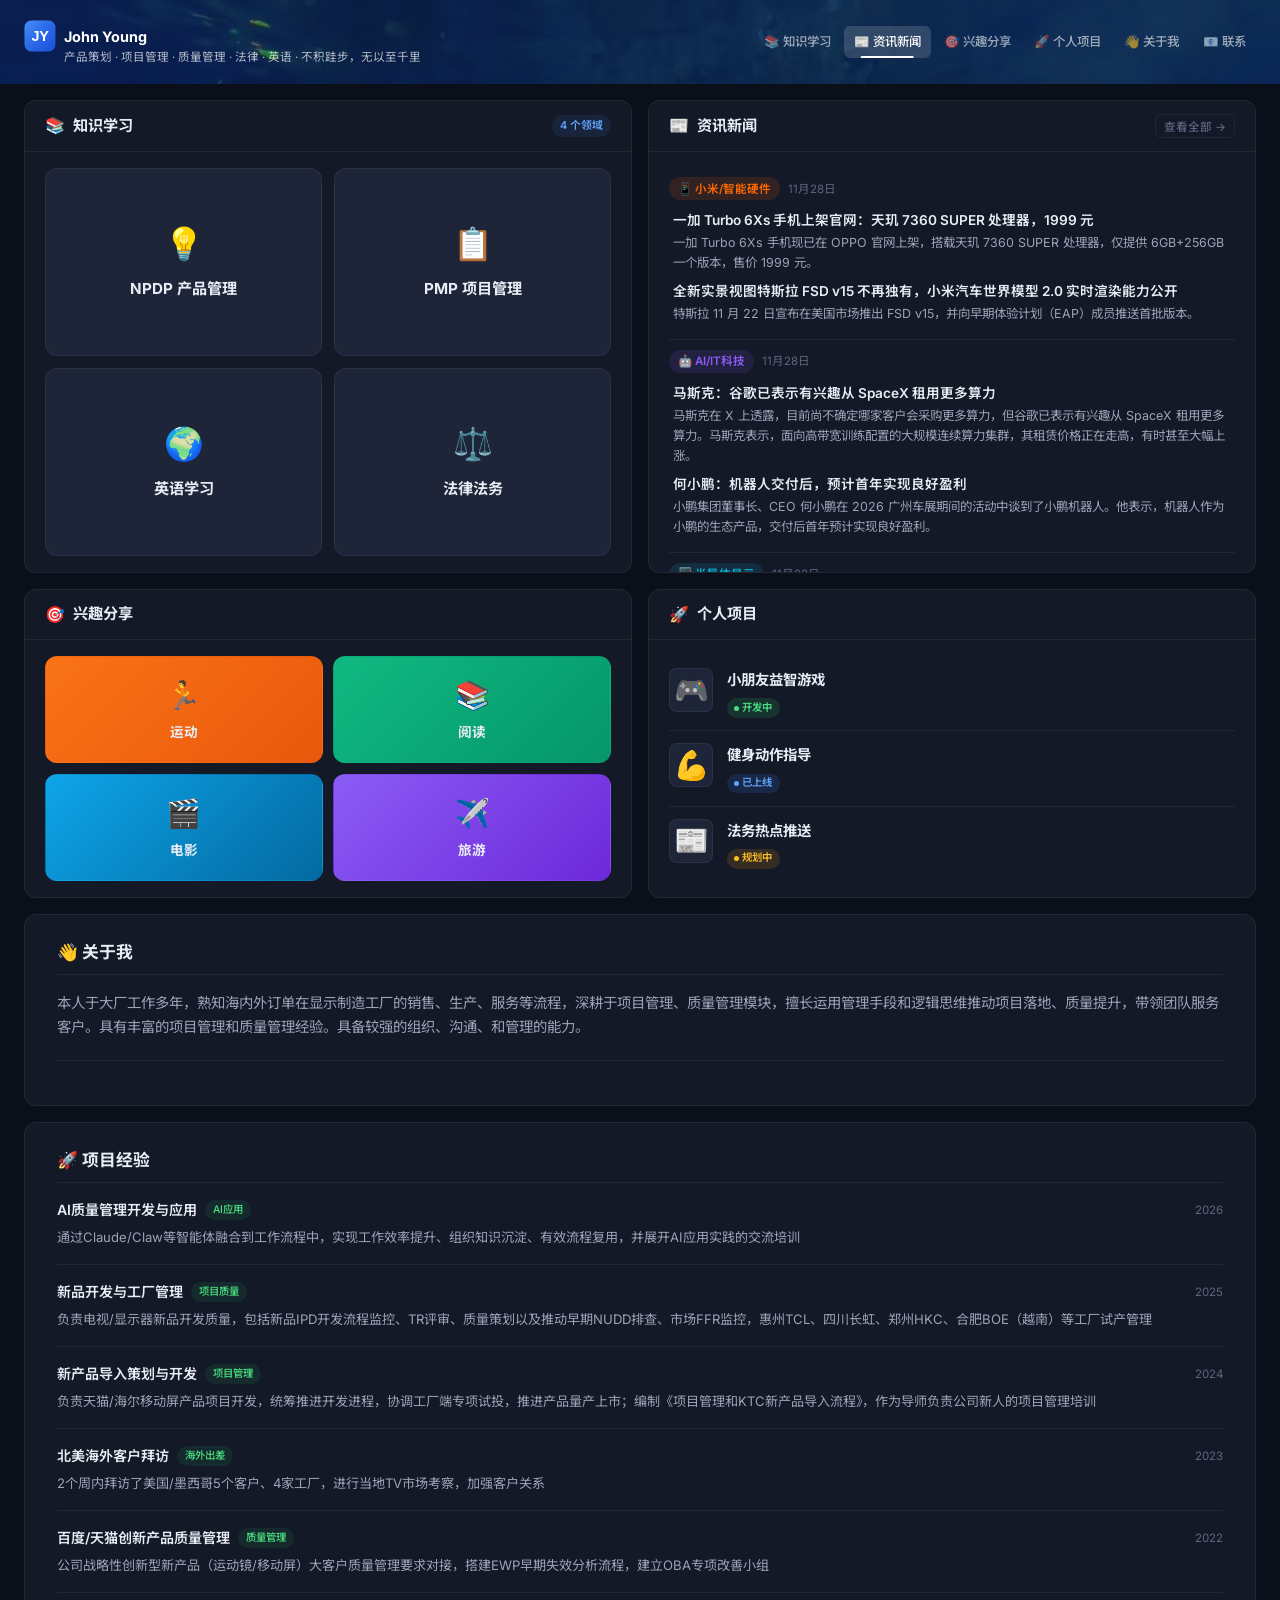
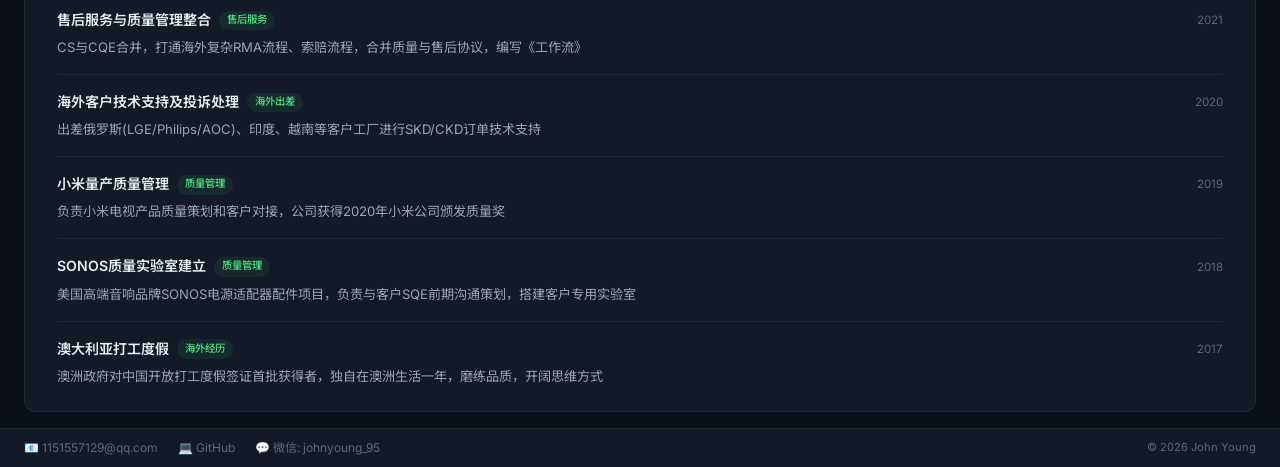
<file: index.html>
<!DOCTYPE html>
<html lang="zh-CN">
<head>
  <meta charset="UTF-8">
  <meta name="viewport" content="width=device-width, initial-scale=1.0">
  <title>John Young | 个人主页</title>
  <meta name="description" content="个人知识库、职场记录、兴趣分享与个人项目展示">
  <meta name="keywords" content="个人主页,知识库,项目管理,产品策划,质量管理,法律,英语,John Young">
  <meta name="author" content="John Young">
  <meta name="robots" content="index, follow">
  <meta name="theme-color" content="#0b0f1a">
  <link rel="canonical" href="https://1151557129-lang.github.io/knowledge-base/">

  <!-- Open Graph / 社交分享 -->
  <meta property="og:type" content="website">
  <meta property="og:site_name" content="John Young 个人主页">
  <meta property="og:title" content="John Young | 个人主页">
  <meta property="og:description" content="个人知识库、职场记录、兴趣分享与个人项目展示">
  <meta property="og:url" content="https://1151557129-lang.github.io/knowledge-base/">
  <meta property="og:image" content="https://1151557129-lang.github.io/knowledge-base/assets/og-image.jpg">
  <meta property="og:image:width" content="1200">
  <meta property="og:image:height" content="630">
  <meta property="og:locale" content="zh_CN">

  <!-- Twitter Card -->
  <meta name="twitter:card" content="summary">
  <meta name="twitter:title" content="John Young | 个人主页">
  <meta name="twitter:description" content="个人知识库、职场记录、兴趣分享与个人项目展示">
  <meta name="twitter:image" content="https://1151557129-lang.github.io/knowledge-base/assets/og-image.jpg">

  <!-- 结构化数据 JSON-LD -->
  <script type="application/ld+json">
  {
    "@context": "https://schema.org",
    "@type": "Person",
    "name": "John Young",
    "url": "https://1151557129-lang.github.io/knowledge-base/",
    "image": "https://1151557129-lang.github.io/knowledge-base/assets/logo.svg",
    "jobTitle": "产品策划 · 项目管理 · 质量管理",
    "knowsAbout": ["项目管理", "质量管理", "产品策划", "法律", "英语"],
    "sameAs": [
      "https://github.com/1151557129-lang"
    ]
  }
  </script>
  <link rel="stylesheet" href="css/style.css">
  <link rel="preconnect" href="https://fonts.googleapis.com">
  <link rel="preconnect" href="https://fonts.gstatic.com" crossorigin>
  <link href="https://fonts.googleapis.com/css2?family=Inter:wght@300;400;500;600;700;800&family=Noto+Sans+SC:wght@300;400;500;600;700&display=swap" rel="stylesheet">
  <link rel="shortcut icon" href="assets/favicon.png">
  <link rel="icon" type="image/png" href="assets/favicon-16.png" sizes="16x16">
  <link rel="icon" type="image/png" href="assets/favicon.png" sizes="32x32">
  <link rel="icon" type="image/svg+xml" href="assets/logo.svg">
</head>
<body>
  <!-- Hero 区域（含导航） -->
  <section class="hero">
    <nav class="hero-nav" id="heroNav">
      <div class="hero-nav-left">
        <div class="hero-nav-left-row1">
          <img src="assets/logo.svg" alt="JY" class="hero-nav-logo">
          <span class="hero-nav-name">John Young</span>
        </div>
        <span class="hero-nav-tagline">产品策划 · 项目管理 · 质量管理 · 法律 · 英语 · 不积跬步，无以至千里</span>
      </div>
      <div class="hero-nav-links" id="heroNavLinks">
        <a href="#knowledge" class="hero-nav-link active" data-section="knowledge">📚 知识学习</a>
        <a href="#news" class="hero-nav-link" data-section="news">📰 资讯新闻</a>
        <a href="#interests" class="hero-nav-link" data-section="interests">🎯 兴趣分享</a>
        <a href="#projects" class="hero-nav-link" data-section="projects">🚀 个人项目</a>
        <a href="#about" class="hero-nav-link" data-section="about">👋 关于我</a>
        <a href="#contact" class="hero-nav-link" data-section="contact">📧 联系</a>
      </div>
      <button class="nav-toggle" id="navToggle" aria-label="打开菜单" aria-expanded="false" aria-controls="heroNavLinks">
        <span class="nav-toggle-bar"></span>
        <span class="nav-toggle-bar"></span>
        <span class="nav-toggle-bar"></span>
      </button>
    </nav>
    <div class="hero-content">
      <img src="assets/logo.svg" alt="JY" class="hero-avatar">
      <h1 class="hero-name">John Young</h1>
      <p class="hero-tagline">产品策划 · 项目管理 · 质量管理 · 法律 · 英语 · 不积跬步，无以至千里</p>
    </div>
  </section>

  <!-- 主内容 -->
  <main class="main-content">
    <!-- 四宫格 -->
    <div class="dashboard">
      <section class="dash-card" id="knowledge">
        <div class="dash-card-header">
          <h2><span class="dash-icon">📚</span> 知识学习</h2>
          <span class="dash-badge">4 个领域</span>
        </div>
        <div class="dash-card-body">
          <div class="knowledge-grid" id="knowledgeGrid"></div>
        </div>
      </section>

      <section class="dash-card" id="news">
        <div class="dash-card-header">
          <h2><span class="dash-icon">📰</span> 资讯新闻</h2>
          <button class="dash-more-btn" id="toggleNews">查看全部 →</button>
        </div>
        <div class="dash-card-body">
          <div class="news-list" id="newsList"></div>
        </div>
      </section>

      <section class="dash-card" id="interests">
        <div class="dash-card-header">
          <h2><span class="dash-icon">🎯</span> 兴趣分享</h2>
        </div>
        <div class="dash-card-body">
          <div class="interests-mini-grid" id="interestsGrid"></div>
        </div>
      </section>

      <section class="dash-card" id="projects">
        <div class="dash-card-header">
          <h2><span class="dash-icon">🚀</span> 个人项目</h2>
        </div>
        <div class="dash-card-body">
          <div class="projects-mini-list" id="projectsGrid"></div>
        </div>
      </section>
    </div>

    <!-- 关于我 -->
    <section class="about-section" id="about">
      <div class="about-card">
        <h3 class="about-section-title">👋 关于我</h3>
        <p class="about-intro">本人于大厂工作多年，熟知海内外订单在显示制造工厂的销售、生产、服务等流程，深耕于项目管理、质量管理模块，擅长运用管理手段和逻辑思维推动项目落地、质量提升，带领团队服务客户。具有丰富的项目管理和质量管理经验。具备较强的组织、沟通、和管理的能力。</p>
      </div>
      <div class="about-card about-projects-exp">
        <h3 class="about-section-title">🚀 项目经验</h3>
        <div class="proj-exp-item">
          <div class="proj-exp-header">
            <span class="proj-exp-title">AI质量管理开发与应用</span>
            <span class="proj-exp-tag">AI应用</span>
            <span class="proj-exp-date">2026</span>
          </div>
          <p>通过Claude/Claw等智能体融合到工作流程中，实现工作效率提升、组织知识沉淀、有效流程复用，并展开AI应用实践的交流培训</p>
        </div>
        <div class="proj-exp-item">
          <div class="proj-exp-header">
            <span class="proj-exp-title">新品开发与工厂管理</span>
            <span class="proj-exp-tag">项目质量</span>
            <span class="proj-exp-date">2025</span>
          </div>
          <p>负责电视/显示器新品开发质量，包括新品IPD开发流程监控、TR评审、质量策划以及推动早期NUDD排查、市场FFR监控，惠州TCL、四川长虹、郑州HKC、合肥BOE（越南）等工厂试产管理</p>
        </div>
        <div class="proj-exp-item">
          <div class="proj-exp-header">
            <span class="proj-exp-title">新产品导入策划与开发</span>
            <span class="proj-exp-tag">项目管理</span>
            <span class="proj-exp-date">2024</span>
          </div>
          <p>负责天猫/海尔移动屏产品项目开发，统筹推进开发进程，协调工厂端专项试投，推进产品量产上市；编制《项目管理和KTC新产品导入流程》，作为导师负责公司新人的项目管理培训</p>
        </div>
        <div class="proj-exp-item">
          <div class="proj-exp-header">
            <span class="proj-exp-title">北美海外客户拜访</span>
            <span class="proj-exp-tag">海外出差</span>
            <span class="proj-exp-date">2023</span>
          </div>
          <p>2个周内拜访了美国/墨西哥5个客户、4家工厂，进行当地TV市场考察，加强客户关系</p>
        </div>
        <div class="proj-exp-item">
          <div class="proj-exp-header">
            <span class="proj-exp-title">百度/天猫创新产品质量管理</span>
            <span class="proj-exp-tag">质量管理</span>
            <span class="proj-exp-date">2022</span>
          </div>
          <p>公司战略性创新型新产品（运动镜/移动屏）大客户质量管理要求对接，搭建EWP早期失效分析流程，建立OBA专项改善小组</p>
        </div>
        <div class="proj-exp-item">
          <div class="proj-exp-header">
            <span class="proj-exp-title">售后服务与质量管理整合</span>
            <span class="proj-exp-tag">售后服务</span>
            <span class="proj-exp-date">2021</span>
          </div>
          <p>CS与CQE合并，打通海外复杂RMA流程、索赔流程，合并质量与售后协议，编写《工作流》</p>
        </div>
        <div class="proj-exp-item">
          <div class="proj-exp-header">
            <span class="proj-exp-title">海外客户技术支持及投诉处理</span>
            <span class="proj-exp-tag">海外出差</span>
            <span class="proj-exp-date">2020</span>
          </div>
          <p>出差俄罗斯(LGE/Philips/AOC)、印度、越南等客户工厂进行SKD/CKD订单技术支持</p>
        </div>
        <div class="proj-exp-item">
          <div class="proj-exp-header">
            <span class="proj-exp-title">小米量产质量管理</span>
            <span class="proj-exp-tag">质量管理</span>
            <span class="proj-exp-date">2019</span>
          </div>
          <p>负责小米电视产品质量策划和客户对接，公司获得2020年小米公司颁发质量奖</p>
        </div>
        <div class="proj-exp-item">
          <div class="proj-exp-header">
            <span class="proj-exp-title">SONOS质量实验室建立</span>
            <span class="proj-exp-tag">质量管理</span>
            <span class="proj-exp-date">2018</span>
          </div>
          <p>美国高端音响品牌SONOS电源适配器配件项目，负责与客户SQE前期沟通策划，搭建客户专用实验室</p>
        </div>
        <div class="proj-exp-item">
          <div class="proj-exp-header">
            <span class="proj-exp-title">澳大利亚打工度假</span>
            <span class="proj-exp-tag">海外经历</span>
            <span class="proj-exp-date">2017</span>
          </div>
          <p>澳洲政府对中国开放打工度假签证首批获得者，独自在澳洲生活一年，磨练品质，开阔思维方式</p>
        </div>
      </div>
    </section>
  </main>

  <!-- 联系栏 -->
  <footer class="contact-bar" id="contact">
    <div class="contact-bar-inner">
      <a href="mailto:1151557129@qq.com" class="contact-link">📧 1151557129@qq.com</a>
      <a href="https://github.com/JohnYoung1995" target="_blank" class="contact-link">💻 GitHub</a>
      <a href="#" class="contact-link">💬 微信: johnyoung_95</a>
      <span class="contact-copy">© 2026 John Young</span>
    </div>
  </footer>

  <!-- 模态框 -->
  <div class="modal-overlay" id="modalOverlay">
    <div class="modal" id="modal" role="dialog" aria-modal="true" aria-labelledby="modalTitle" tabindex="-1">
      <button class="modal-close" id="modalClose" aria-label="关闭弹窗">&times;</button>
      <div class="modal-header">
        <span class="modal-icon" id="modalIcon" aria-hidden="true"></span>
        <h2 class="modal-title" id="modalTitle"></h2>
      </div>
      <div class="modal-breadcrumb" id="modalBreadcrumb" aria-label="面包屑导航"></div>
      <div class="modal-body" id="modalBody"></div>
    </div>
  </div>

  <script src="js/data/knowledge.js"></script>
  <script src="js/data/news.js"></script>
  <script src="js/data/interests.js"></script>
  <script src="js/data/projects.js"></script>
  <script src="js/app.js"></script>
</body>
</html>
</file>
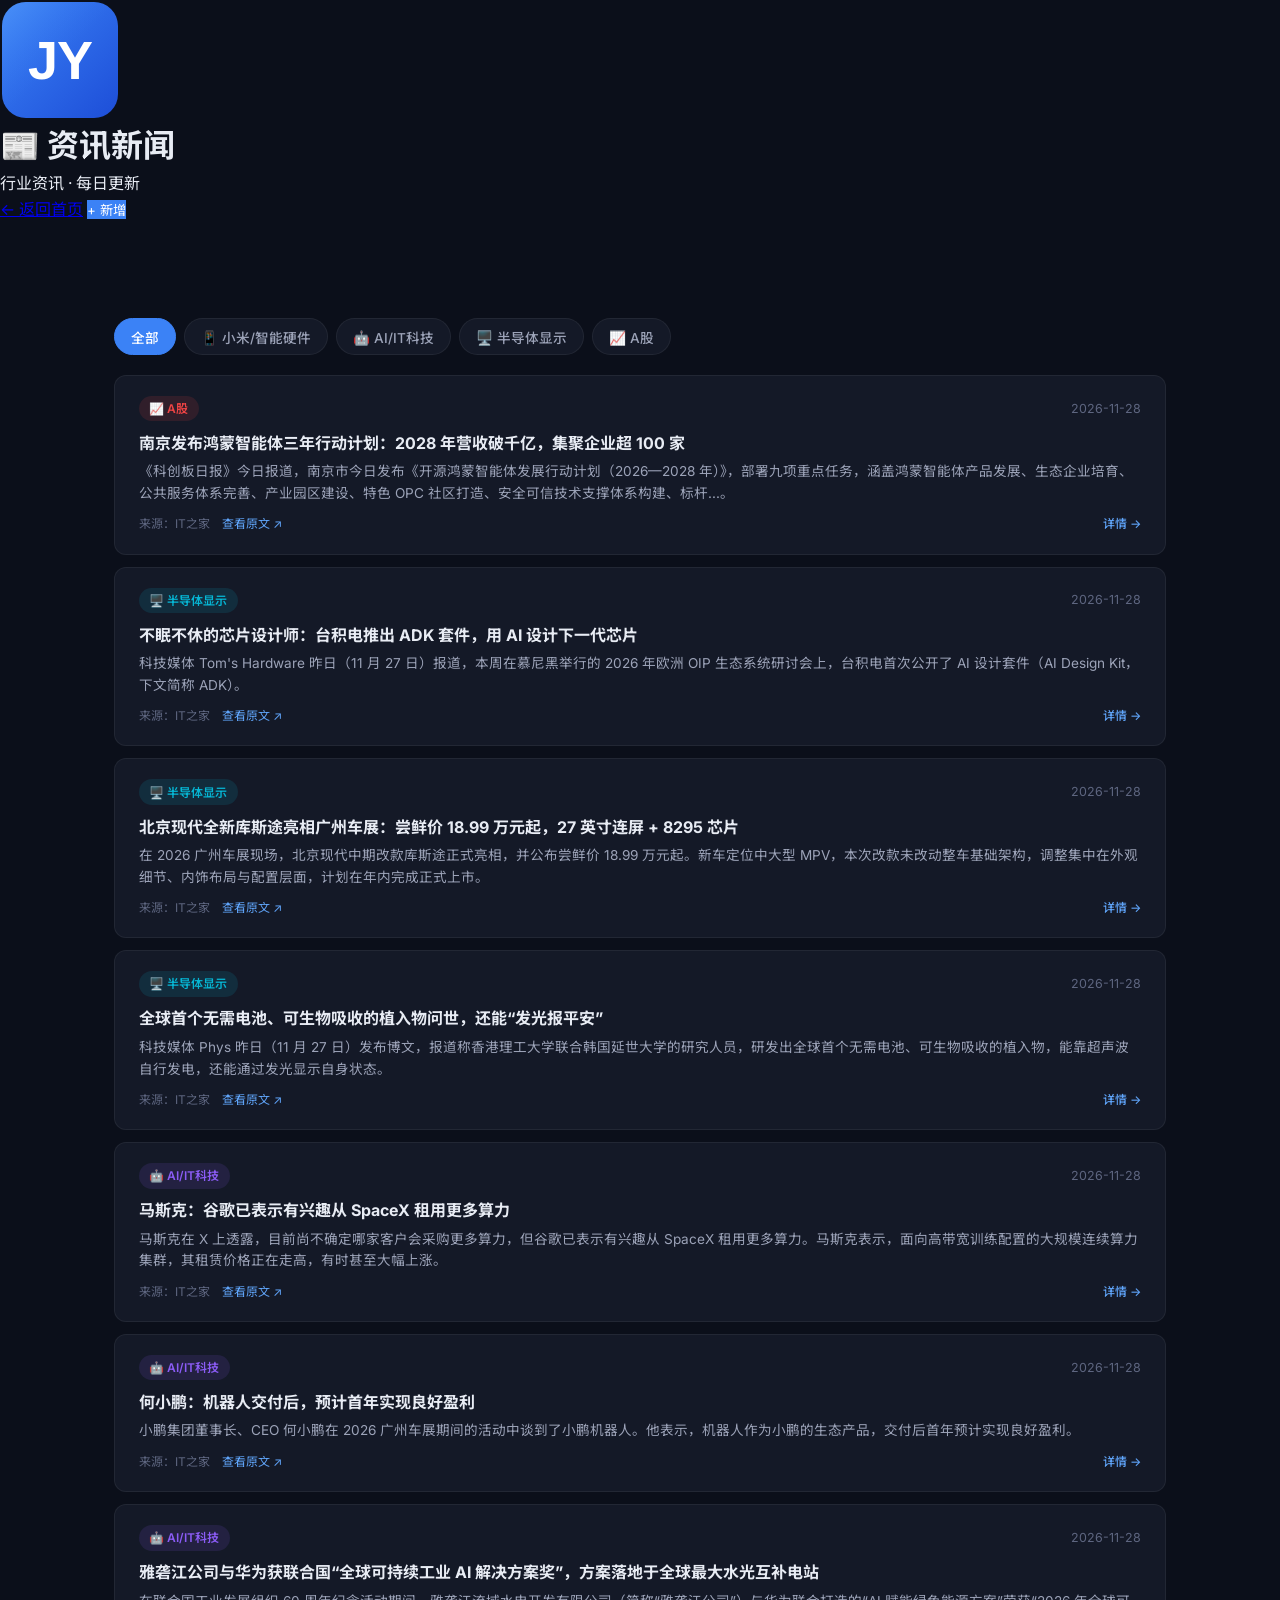
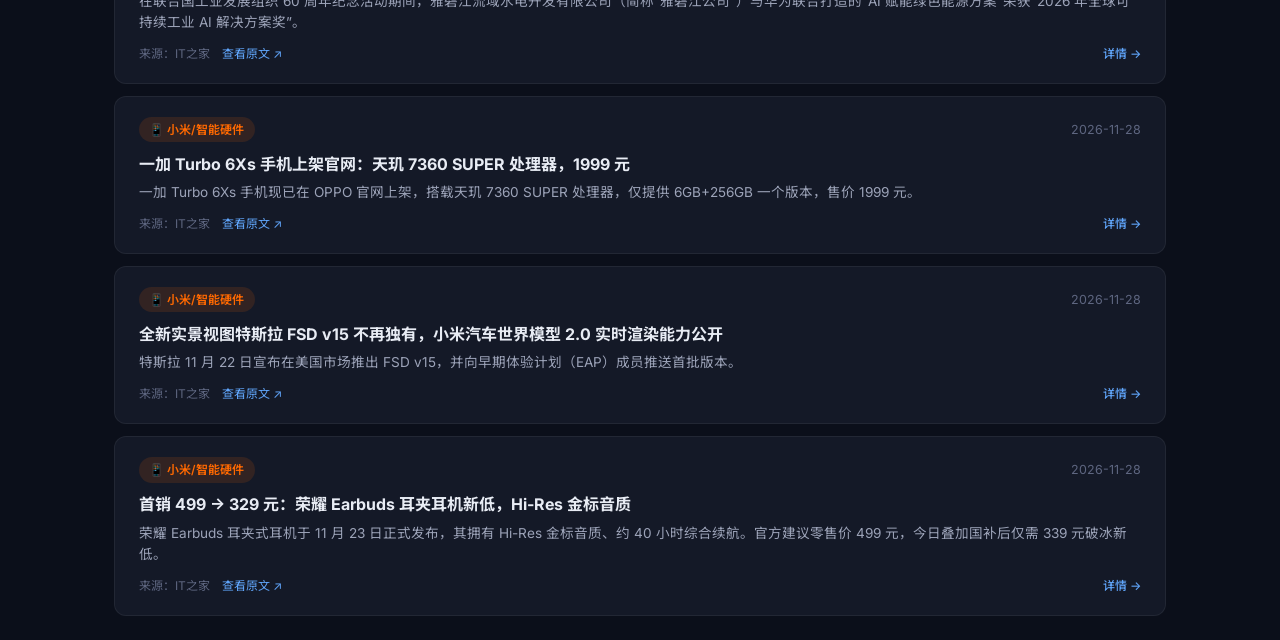
<file: pages/news.html>
<!DOCTYPE html>
<html lang="zh-CN">
<head>
  <meta charset="UTF-8">
  <meta name="viewport" content="width=device-width, initial-scale=1.0">
  <title>资讯新闻 - 全部记录 | John Young</title>
  <meta name="description" content="小米/智能硬件、AI/IT科技、半导体显示、A股四大板块的资讯新闻合集">
  <meta name="robots" content="index, follow">
  <link rel="canonical" href="https://1151557129-lang.github.io/knowledge-base/pages/news.html">
  <link rel="stylesheet" href="../css/style.css">
  <link rel="preconnect" href="https://fonts.googleapis.com">
  <link rel="preconnect" href="https://fonts.gstatic.com" crossorigin>
  <link href="https://fonts.googleapis.com/css2?family=Inter:wght@300;400;500;600;700;800&family=Noto+Sans+SC:wght@300;400;500;600;700&display=swap" rel="stylesheet">
  <link rel="shortcut icon" href="../assets/favicon.png">
  <link rel="icon" type="image/png" href="../assets/favicon-16.png" sizes="16x16">
  <link rel="icon" type="image/png" href="../assets/favicon.png" sizes="32x32">
  <link rel="icon" type="image/svg+xml" href="../assets/logo.svg">
</head>
<body>
  <!-- 顶部栏 -->
  <header class="top-bar">
    <div class="top-bar-inner">
      <div class="top-bar-left">
        <a href="../index.html" style="text-decoration:none;display:flex;"><img src="../assets/logo.svg" alt="JY" class="top-bar-avatar"></a>
        <div class="top-bar-info">
          <h1 class="top-bar-name">📰 资讯新闻</h1>
          <p class="top-bar-tagline">行业资讯 · 每日更新</p>
        </div>
      </div>
      <nav class="top-bar-nav">
        <a href="../index.html" class="top-nav-link">← 返回首页</a>
        <button class="top-nav-link" id="addBtn" style="background:var(--primary);color:white;border:none;cursor:pointer;font-family:var(--font-sans);">+ 新增</button>
      </nav>
    </div>
  </header>

  <!-- 主内容 -->
  <main class="news-page">
    <!-- 分类 Tab -->
    <div class="news-tabs" id="newsTabs"></div>
    <!-- 新闻列表 -->
    <div class="news-list-full" id="newsListFull"></div>
  </main>

  <!-- 新增模态框 -->
  <div class="modal-overlay" id="formOverlay">
    <div class="modal" id="formModal">
      <button class="modal-close" id="formClose">&times;</button>
      <div class="modal-header">
        <span class="modal-icon">📰</span>
        <h2 class="modal-title" id="formTitle">新增资讯</h2>
      </div>
      <div class="news-form">
        <div class="form-row">
          <div class="form-group form-group-half">
            <label class="form-label">分类</label>
            <select class="form-input" id="formCategory"></select>
          </div>
          <div class="form-group form-group-half">
            <label class="form-label">日期</label>
            <input type="date" class="form-input" id="formDate">
          </div>
        </div>
        <div class="form-group">
          <label class="form-label">标题</label>
          <input type="text" class="form-input" id="formNewsTitle" placeholder="输入新闻标题">
        </div>
        <div class="form-group">
          <label class="form-label">摘要</label>
          <textarea class="form-textarea" id="formSummary" rows="4" placeholder="输入新闻摘要..."></textarea>
        </div>
        <div class="form-row">
          <div class="form-group form-group-half">
            <label class="form-label">来源</label>
            <input type="text" class="form-input" id="formSource" placeholder="如：36氪、东方财富">
          </div>
          <div class="form-group form-group-half">
            <label class="form-label">原文链接（可选）</label>
            <input type="text" class="form-input" id="formLink" placeholder="https://...">
          </div>
        </div>
        <div class="form-actions">
          <button class="btn-outline-dark" id="formCancel">取消</button>
          <button class="btn-primary-dark" id="formSave">保存</button>
        </div>
      </div>
    </div>
  </div>

  <script src="../js/data/news.js"></script>
  <script>
    const STORAGE_KEY = 'news_user_entries';
    let currentTab = 'all';

    function getUserNews() {
      try { return JSON.parse(localStorage.getItem(STORAGE_KEY)) || []; }
      catch { return []; }
    }

    function saveUserNews(entries) {
      localStorage.setItem(STORAGE_KEY, JSON.stringify(entries));
    }

    function getAllNews() {
      const userNews = getUserNews();
      const deletedIds = new Set(userNews.filter(e => e._deleted).map(e => e.id));
      const validUser = userNews.filter(e => !e._deleted);
      const presetIds = new Set(NEWS_DATA.news.map(e => e.id));
      const merged = [...validUser.filter(e => !presetIds.has(e.id)), ...NEWS_DATA.news.filter(e => !deletedIds.has(e.id))];
      merged.sort((a, b) => b.date.localeCompare(a.date) || b.id.localeCompare(a.id));
      return merged;
    }

    function getCategoryMap() {
      const map = {};
      NEWS_DATA.categories.forEach(cat => { map[cat.id] = cat; });
      return map;
    }

    function renderTabs() {
      const tabsEl = document.getElementById('newsTabs');
      const catMap = getCategoryMap();
      tabsEl.innerHTML = `
        <button class="news-tab active" data-tab="all">全部</button>
        ${NEWS_DATA.categories.map(cat => `
          <button class="news-tab" data-tab="${cat.id}">${cat.icon} ${cat.title}</button>
        `).join('')}
      `;

      tabsEl.querySelectorAll('.news-tab').forEach(tab => {
        tab.addEventListener('click', () => {
          tabsEl.querySelectorAll('.news-tab').forEach(t => t.classList.remove('active'));
          tab.classList.add('active');
          currentTab = tab.dataset.tab;
          renderList();
        });
      });
    }

    function renderList() {
      const allNews = getAllNews();
      const catMap = getCategoryMap();
      const filtered = currentTab === 'all' ? allNews : allNews.filter(n => n.category === currentTab);
      const listEl = document.getElementById('newsListFull');

      if (filtered.length === 0) {
        listEl.innerHTML = '<div style="text-align:center;padding:3rem;color:var(--text-muted);">暂无资讯</div>';
        return;
      }

      listEl.innerHTML = filtered.map(item => {
        const cat = catMap[item.category];
        return `
          <div class="news-card" data-id="${item.id}">
            <div class="news-card-header">
              <span class="news-card-badge" style="background:${cat.color}20;color:${cat.color}">${cat.icon} ${cat.title}</span>
              <span class="news-card-date">${item.date}</span>
            </div>
            <div class="news-card-title">${item.title}</div>
            <div class="news-card-summary">${item.summary}</div>
            <div class="news-card-footer">
              <span class="news-card-source">来源：${item.source}</span>
              ${item.link && item.link !== '#' ? `<a href="${item.link}" target="_blank" class="news-card-link" onclick="event.stopPropagation()">查看原文 ↗</a>` : ''}
              <span class="news-card-action">详情 →</span>
            </div>
          </div>
        `;
      }).join('');

      listEl.querySelectorAll('.news-card').forEach(card => {
        card.addEventListener('click', () => openDetail(card.dataset.id));
      });
    }

    function openDetail(id) {
      const allNews = getAllNews();
      const item = allNews.find(n => n.id === id);
      if (!item) return;
      const cat = getCategoryMap()[item.category];

      document.getElementById('detailTitle').textContent = item.title;
      document.getElementById('detailCategory').innerHTML = `<span class="news-card-badge" style="background:${cat.color}20;color:${cat.color}">${cat.icon} ${cat.title}</span>`;
      document.getElementById('detailDate').textContent = item.date;
      document.getElementById('detailSource').textContent = '来源：' + item.source;
      document.getElementById('detailSummary').textContent = item.summary;
      const linkEl = document.getElementById('detailLink');
      if (item.link && item.link !== '#') {
        linkEl.href = item.link;
        linkEl.style.display = 'inline-flex';
      } else {
        linkEl.style.display = 'none';
      }

      document.getElementById('detailOverlay').classList.add('active');
      document.body.style.overflow = 'hidden';
    }

    function closeDetail() {
      document.getElementById('detailOverlay').classList.remove('active');
      document.body.style.overflow = '';
    }

    // ============================================
    // 新增
    // ============================================
    function initForm() {
      const catSel = document.getElementById('formCategory');
      catSel.innerHTML = NEWS_DATA.categories.map(cat =>
        `<option value="${cat.id}">${cat.icon} ${cat.title}</option>`
      ).join('');

      const today = new Date().toISOString().split('T')[0];
      document.getElementById('formDate').value = today;
      document.getElementById('formNewsTitle').value = '';
      document.getElementById('formSummary').value = '';
      document.getElementById('formSource').value = '';
      document.getElementById('formLink').value = '';
    }

    function openForm() {
      initForm();
      document.getElementById('formOverlay').classList.add('active');
      document.body.style.overflow = 'hidden';
    }

    function closeForm() {
      document.getElementById('formOverlay').classList.remove('active');
      document.body.style.overflow = '';
    }

    function saveForm() {
      const category = document.getElementById('formCategory').value;
      const date = document.getElementById('formDate').value;
      const title = document.getElementById('formNewsTitle').value.trim();
      const summary = document.getElementById('formSummary').value.trim();
      const source = document.getElementById('formSource').value.trim();
      const link = document.getElementById('formLink').value.trim();

      if (!title) { alert('请输入标题'); return; }
      if (!date) { alert('请选择日期'); return; }

      const id = 'user-' + Date.now();
      const newEntry = { id, category, date, title, summary: summary || '暂无摘要', source: source || '未知', link: link || '#' };

      const userNews = getUserNews();
      userNews.push(newEntry);
      saveUserNews(userNews);
      closeForm();
      renderList();
    }

    // ============================================
    // 事件绑定
    // ============================================
    document.addEventListener('DOMContentLoaded', () => {
      renderTabs();
      renderList();

      document.getElementById('addBtn').addEventListener('click', openForm);
      document.getElementById('formClose').addEventListener('click', closeForm);
      document.getElementById('formCancel').addEventListener('click', closeForm);
      document.getElementById('formSave').addEventListener('click', saveForm);
      document.getElementById('detailClose').addEventListener('click', closeDetail);

      document.getElementById('formOverlay').addEventListener('click', (e) => {
        if (e.target.id === 'formOverlay') closeForm();
      });
      document.getElementById('detailOverlay').addEventListener('click', (e) => {
        if (e.target.id === 'detailOverlay') closeDetail();
      });

      document.addEventListener('keydown', (e) => {
        if (e.key === 'Escape') {
          if (document.getElementById('formOverlay').classList.contains('active')) closeForm();
          if (document.getElementById('detailOverlay').classList.contains('active')) closeDetail();
        }
      });
    });
  </script>

  <!-- 详情模态框 -->
  <div class="modal-overlay" id="detailOverlay">
    <div class="modal" id="detailModal">
      <button class="modal-close" id="detailClose">&times;</button>
      <div class="modal-header">
        <span class="modal-icon">📰</span>
        <h2 class="modal-title" id="detailTitle"></h2>
      </div>
      <div style="display:flex;align-items:center;gap:0.75rem;margin-bottom:1rem;padding-bottom:0.75rem;border-bottom:1px solid var(--border);">
        <span id="detailCategory"></span>
        <span id="detailDate" style="font-size:0.82rem;color:var(--text-muted);"></span>
        <span id="detailSource" style="font-size:0.82rem;color:var(--text-muted);margin-left:auto;"></span>
      </div>
      <div class="modal-body" id="detailSummary" style="font-size:0.92rem;line-height:1.8;color:var(--text-secondary);"></div>
      <div style="margin-top:1.25rem;padding-top:0.75rem;border-top:1px solid var(--border);">
        <a href="#" target="_blank" id="detailLink" class="btn-outline-dark" style="display:inline-flex;align-items:center;gap:0.3rem;text-decoration:none;">查看原文 ↗</a>
      </div>
    </div>
  </div>

  <style>
    .news-page {
      max-width: 1100px;
      margin: 0 auto;
      padding: 1.5rem;
      padding-top: calc(var(--top-bar-h, 72px) + 1.5rem);
    }

    /* 分类 Tab */
    .news-tabs {
      display: flex;
      gap: 0.5rem;
      margin-bottom: 1.25rem;
      flex-wrap: wrap;
    }

    .news-tab {
      padding: 0.45rem 1rem;
      font-size: 0.85rem;
      font-weight: 500;
      border: 1px solid var(--border);
      border-radius: 999px;
      background: var(--bg-card);
      color: var(--text-secondary);
      cursor: pointer;
      transition: var(--transition);
      font-family: var(--font-sans);
    }

    .news-tab:hover {
      border-color: var(--border-hover);
      color: var(--text);
    }

    .news-tab.active {
      background: var(--primary);
      color: white;
      border-color: var(--primary);
    }

    /* 新闻卡片列表 */
    .news-list-full {
      display: flex;
      flex-direction: column;
      gap: 0.75rem;
    }

    .news-card {
      background: var(--bg-card);
      border: 1px solid var(--border);
      border-radius: var(--radius);
      padding: 1.25rem 1.5rem;
      cursor: pointer;
      transition: var(--transition);
    }

    .news-card:hover {
      border-color: var(--border-hover);
      box-shadow: var(--shadow-md);
    }

    .news-card-header {
      display: flex;
      align-items: center;
      justify-content: space-between;
      margin-bottom: 0.6rem;
    }

    .news-card-badge {
      font-size: 0.75rem;
      font-weight: 600;
      padding: 0.2rem 0.65rem;
      border-radius: 999px;
    }

    .news-card-date {
      font-size: 0.78rem;
      color: var(--text-muted);
    }

    .news-card-title {
      font-size: 1rem;
      font-weight: 700;
      color: var(--text);
      margin-bottom: 0.4rem;
      line-height: 1.5;
    }

    .news-card-summary {
      font-size: 0.85rem;
      color: var(--text-secondary);
      line-height: 1.6;
      margin-bottom: 0.6rem;
    }

    .news-card-footer {
      display: flex;
      align-items: center;
      gap: 0.75rem;
    }

    .news-card-source {
      font-size: 0.75rem;
      color: var(--text-muted);
    }

    .news-card-link {
      font-size: 0.75rem;
      color: var(--primary-light);
      text-decoration: none;
    }

    .news-card-link:hover {
      text-decoration: underline;
    }

    .news-card-action {
      font-size: 0.75rem;
      color: var(--primary-light);
      font-weight: 500;
      margin-left: auto;
    }

    /* 表单 */
    .news-form {
      display: flex;
      flex-direction: column;
      gap: 1rem;
    }

    .form-row {
      display: flex;
      gap: 0.75rem;
    }

    .form-group-half { flex: 1; }

    .form-group {
      display: flex;
      flex-direction: column;
      gap: 0.35rem;
    }

    .form-label {
      font-size: 0.85rem;
      font-weight: 600;
      color: var(--text);
    }

    .form-input,
    .form-textarea {
      background: var(--bg-elevated);
      border: 1px solid var(--border);
      border-radius: var(--radius-sm);
      padding: 0.55rem 0.875rem;
      font-size: 0.88rem;
      color: var(--text);
      font-family: var(--font-sans);
      transition: var(--transition);
    }

    .form-input:focus,
    .form-textarea:focus {
      outline: none;
      border-color: var(--primary);
      box-shadow: 0 0 0 2px var(--primary-50);
    }

    .form-textarea {
      resize: vertical;
      line-height: 1.6;
    }

    .form-actions {
      display: flex;
      gap: 0.75rem;
      justify-content: flex-end;
      padding-top: 0.5rem;
    }

    .btn-outline-dark {
      padding: 0.5rem 1.25rem;
      font-size: 0.85rem;
      font-weight: 500;
      background: var(--bg-elevated);
      color: var(--text-secondary);
      border: 1px solid var(--border);
      border-radius: var(--radius-sm);
      cursor: pointer;
      transition: var(--transition);
      font-family: var(--font-sans);
    }

    .btn-outline-dark:hover {
      border-color: var(--border-hover);
      color: var(--text);
    }

    .btn-primary-dark {
      padding: 0.5rem 1.25rem;
      font-size: 0.85rem;
      font-weight: 600;
      background: var(--primary);
      color: white;
      border: none;
      border-radius: var(--radius-sm);
      cursor: pointer;
      transition: var(--transition);
      font-family: var(--font-sans);
    }

    .btn-primary-dark:hover {
      background: var(--primary-dark);
    }

    @media (max-width: 768px) {
      .form-row { flex-direction: column; gap: 0.75rem; }
      .news-tabs { gap: 0.35rem; }
      .news-tab { font-size: 0.78rem; padding: 0.35rem 0.75rem; }
    }
  </style>
</body>
</html>
</file>
<file: css/style.css>
/* ============================================
   个人主页 - 暗色 Dashboard 布局
   ============================================ */

:root {
  --primary: #3b82f6;
  --primary-light: #60a5fa;
  --primary-dark: #2563eb;
  --primary-50: rgba(59,130,246,0.1);
  --primary-100: rgba(59,130,246,0.2);

  --accent: #f59e0b;

  --bg: #0b0f1a;
  --bg-card: #141927;
  --bg-card-hover: #1a2035;
  --bg-elevated: #1e2538;
  --bg-dark: #080b14;

  --text: #e8ecf4;
  --text-secondary: #9ca3b8;
  --text-muted: #5e6680;
  --text-inverse: #f8fafc;

  --border: rgba(255,255,255,0.06);
  --border-light: rgba(255,255,255,0.04);
  --border-hover: rgba(255,255,255,0.12);

  --shadow: 0 1px 3px rgba(0,0,0,0.3), 0 1px 2px rgba(0,0,0,0.2);
  --shadow-md: 0 4px 12px rgba(0,0,0,0.3);
  --shadow-lg: 0 12px 24px rgba(0,0,0,0.4);

  --radius-sm: 8px;
  --radius: 12px;
  --radius-lg: 16px;

  --transition: all 0.25s cubic-bezier(0.4, 0, 0.2, 1);

  --font-sans: 'Inter', 'Noto Sans SC', -apple-system, BlinkMacSystemFont, sans-serif;
}

*, *::before, *::after { margin: 0; padding: 0; box-sizing: border-box; }

html {
  scroll-behavior: smooth;
  scroll-padding-top: 92px;
}

body {
  font-family: var(--font-sans);
  background: var(--bg);
  color: var(--text);
  line-height: 1.6;
  -webkit-font-smoothing: antialiased;
  min-height: 100vh;
  display: flex;
  flex-direction: column;
}

/* ============================================
   Hero 区域（带背景图，与导航融合）
   ============================================ */
.hero {
  position: sticky;
  top: 0;
  z-index: 100;
  height: 84px;
  background: url('../assets/hero-bg.jpg') top center/cover no-repeat;
  display: flex;
  flex-direction: column;
}

.hero::before {
  content: '';
  position: absolute;
  inset: 0;
  background: rgba(15, 23, 42, 0.55);
}

/* 导航栏融入 hero */
.hero-nav {
  position: relative;
  z-index: 2;
  width: 100%;
  max-width: 1400px;
  margin: 0 auto;
  padding: 0 1.5rem;
  height: 100%;
  display: flex;
  align-items: center;
  justify-content: space-between;
}

.hero-nav-left {
  display: flex;
  flex-direction: column;
  gap: 0;
}

.hero-nav-left-row1 {
  display: flex;
  align-items: center;
  gap: 0.5rem;
}

.hero-nav-logo {
  width: 32px;
  height: 32px;
  border-radius: 8px;
}

.hero-nav-name {
  font-size: 0.9rem;
  font-weight: 700;
  color: white;
}

.hero-nav-tagline {
  font-size: 0.72rem;
  color: rgba(255,255,255,0.7);
  padding-left: calc(32px + 0.5rem);
  white-space: nowrap;
  line-height: 1;
}

.hero-nav-links {
  display: flex;
  gap: 0.15rem;
}

.hero-nav-link {
  padding: 0.35rem 0.65rem;
  font-size: 0.78rem;
  font-weight: 500;
  color: rgba(255,255,255,0.6);
  border-radius: 6px;
  transition: var(--transition);
  text-decoration: none;
  white-space: nowrap;
  position: relative;
}

.hero-nav-link:hover {
  color: white;
  background: rgba(255,255,255,0.1);
}

.hero-nav-link.active {
  color: white;
  background: rgba(255,255,255,0.15);
}

.hero-nav-link.active::after {
  content: '';
  position: absolute;
  bottom: 0;
  left: 50%;
  transform: translateX(-50%);
  width: 60%;
  height: 2px;
  background: white;
  border-radius: 1px;
}

/* 汉堡菜单按钮（移动端，默认隐藏） */
.nav-toggle {
  display: none;
  flex-direction: column;
  justify-content: center;
  gap: 4px;
  width: 36px;
  height: 36px;
  padding: 8px;
  background: transparent;
  border: none;
  border-radius: 6px;
  cursor: pointer;
  flex-shrink: 0;
}

.nav-toggle:hover {
  background: rgba(255,255,255,0.1);
}

.nav-toggle-bar {
  display: block;
  width: 100%;
  height: 2px;
  background: white;
  border-radius: 1px;
  transition: transform 0.25s ease, opacity 0.25s ease;
}

/* 汉堡按钮展开时变成 X */
.nav-toggle.open .nav-toggle-bar:nth-child(1) {
  transform: translateY(6px) rotate(45deg);
}
.nav-toggle.open .nav-toggle-bar:nth-child(2) {
  opacity: 0;
}
.nav-toggle.open .nav-toggle-bar:nth-child(3) {
  transform: translateY(-6px) rotate(-45deg);
}

/* Hero 主内容（窄屏隐藏） */
.hero-content {
  display: none;
}

.hero-avatar {
  width: 72px;
  height: 72px;
  border-radius: 14px;
  margin-bottom: 0.75rem;
  box-shadow: 0 4px 20px rgba(0,0,0,0.3);
}

.hero-name {
  font-size: 2.5rem;
  font-weight: 800;
  color: white;
  margin-bottom: 0.5rem;
  text-shadow: 0 2px 10px rgba(0,0,0,0.3);
}

.hero-tagline {
  font-size: 1rem;
  color: rgba(255,255,255,0.85);
  max-width: 700px;
  line-height: 1.6;
  text-shadow: 0 1px 6px rgba(0,0,0,0.2);
}


/* ============================================
   关于我 (About / Resume)
   ============================================ */
.about-section {
  max-width: 1400px;
  margin: 0 auto;
  padding: 0 1.5rem 1rem;
  display: flex;
  flex-direction: column;
  gap: 1rem;
}

.about-card {
  background: var(--bg-card);
  border: 1px solid var(--border);
  border-radius: var(--radius);
  padding: 1.5rem 2rem;
}

.about-section-title {
  font-size: 1.05rem;
  font-weight: 700;
  color: var(--text);
  margin-bottom: 1rem;
  padding-bottom: 0.5rem;
  border-bottom: 1px solid var(--border);
}

.about-intro {
  font-size: 0.9rem;
  color: var(--text-secondary);
  line-height: 1.7;
  margin-bottom: 1.25rem;
  padding-bottom: 1.25rem;
  border-bottom: 1px solid var(--border);
}

/* 工作经历 */
.about-exp-list {
  display: flex;
  flex-direction: column;
  gap: 1rem;
}

.about-exp-item {
  padding-bottom: 1rem;
  border-bottom: 1px solid var(--border);
}

.about-exp-item:last-child {
  padding-bottom: 0;
  border-bottom: none;
}

.about-exp-header {
  display: flex;
  justify-content: space-between;
  align-items: center;
  margin-bottom: 0.2rem;
}

.about-exp-company {
  font-weight: 600;
  font-size: 0.88rem;
  color: var(--text);
}

.about-exp-date {
  font-size: 0.72rem;
  color: var(--text-muted);
}

.about-exp-role {
  font-size: 0.8rem;
  color: var(--primary-light);
  font-weight: 500;
  margin-bottom: 0.4rem;
}

.about-exp-list-detail {
  list-style: none;
  margin: 0;
}

.about-exp-list-detail li {
  font-size: 0.78rem;
  color: var(--text-secondary);
  padding: 0.15rem 0;
  padding-left: 0.85rem;
  position: relative;
}

.about-exp-list-detail li::before {
  content: '•';
  position: absolute;
  left: 0;
  color: var(--primary-light);
}

/* 项目经验标题栏 */
.about-projects-exp .about-section-title {
  margin-bottom: 1rem;
  padding-bottom: 0.5rem;
  border-bottom: 1px solid var(--border);
}

.proj-exp-item {
  margin-bottom: 1rem;
  padding-bottom: 1rem;
  border-bottom: 1px solid var(--border);
}

.proj-exp-item:last-child {
  margin-bottom: 0;
  padding-bottom: 0;
  border-bottom: none;
}

.proj-exp-header {
  display: flex;
  align-items: center;
  gap: 0.5rem;
  margin-bottom: 0.35rem;
  flex-wrap: wrap;
}

.proj-exp-title {
  font-weight: 600;
  font-size: 0.88rem;
  color: var(--text);
}

.proj-exp-tag {
  font-size: 0.65rem;
  font-weight: 500;
  background: rgba(34,197,94,0.1);
  color: #4ade80;
  padding: 0.1rem 0.5rem;
  border-radius: 100px;
}

.proj-exp-date {
  font-size: 0.72rem;
  color: var(--text-muted);
  margin-left: auto;
}

.proj-exp-item p {
  font-size: 0.82rem;
  color: var(--text-secondary);
  line-height: 1.6;
}

/* ============================================
   Dashboard 四宫格
   ============================================ */
.dashboard {
  flex: 1;
  max-width: 1400px;
  width: 100%;
  margin: 0 auto;
  padding: 1rem 1.5rem;
  display: grid;
  grid-template-columns: 1fr 1fr;
  grid-template-rows: auto auto;
  gap: 1rem;
}

.dash-card {
  background: var(--bg-card);
  border-radius: var(--radius);
  border: 1px solid var(--border);
  display: flex;
  flex-direction: column;
  overflow: hidden;
  min-height: 0;
  transition: var(--transition);
}

.dash-card:hover {
  border-color: var(--border-hover);
}

.dash-card-header {
  display: flex;
  align-items: center;
  justify-content: space-between;
  padding: 0.75rem 1.25rem;
  border-bottom: 1px solid var(--border);
  flex-shrink: 0;
}

.dash-card-header h2 {
  font-size: 0.95rem;
  font-weight: 700;
  display: flex;
  align-items: center;
  gap: 0.5rem;
  color: var(--text);
}

.dash-icon {
  font-size: 1rem;
}

.dash-badge {
  font-size: 0.68rem;
  font-weight: 600;
  color: var(--primary-light);
  background: var(--primary-50);
  padding: 0.15rem 0.5rem;
  border-radius: 100px;
}

.dash-more-btn {
  font-size: 0.72rem;
  font-weight: 500;
  color: var(--text-muted);
  background: none;
  border: 1px solid var(--border);
  padding: 0.2rem 0.5rem;
  border-radius: 6px;
  cursor: pointer;
  transition: var(--transition);
  font-family: var(--font-sans);
}

.dash-more-btn:hover {
  color: var(--primary-light);
  border-color: var(--primary-100);
  background: var(--primary-50);
}

.dash-card-body {
  padding: 1rem 1.25rem;
  flex: 1;
  overflow-y: auto;
  max-height: 420px;
}

/* ============================================
   知识学习 - 四宫格卡片
   ============================================ */
.knowledge-grid {
  display: grid;
  grid-template-columns: 1fr 1fr;
  gap: 0.75rem;
  height: 100%;
}

.knowledge-card {
  background: var(--bg-elevated);
  border-radius: var(--radius);
  border: 1px solid var(--border);
  padding: 1.25rem;
  cursor: pointer;
  transition: var(--transition);
  display: flex;
  flex-direction: column;
  align-items: center;
  justify-content: center;
  text-align: center;
  position: relative;
  overflow: hidden;
}

.knowledge-card::before {
  content: '';
  position: absolute;
  inset: 0;
  background: var(--card-glow, var(--primary-50));
  opacity: 0;
  transition: opacity 0.3s ease;
}

.knowledge-card:hover {
  border-color: var(--border-hover);
  transform: translateY(-2px);
  box-shadow: var(--shadow-md);
}

.knowledge-card:hover::before {
  opacity: 1;
}

.knowledge-card > * {
  position: relative;
  z-index: 1;
}

.knowledge-card-icon {
  font-size: 2rem;
  margin-bottom: 0.5rem;
}

.knowledge-card-title {
  font-size: 0.95rem;
  font-weight: 700;
  color: var(--text);
  margin-bottom: 0.2rem;
}


/* ============================================
   资讯新闻
   ============================================ */
.news-group {
  padding: 0.6rem 0;
  border-bottom: 1px solid var(--border);
  cursor: pointer;
  transition: var(--transition);
}

.news-group:last-child { border-bottom: none; }

.news-group:hover { padding-left: 0.35rem; }

.news-group-header {
  display: flex;
  align-items: center;
  gap: 0.5rem;
  margin-bottom: 0.4rem;
}

.news-group-badge {
  font-size: 0.72rem;
  font-weight: 600;
  padding: 0.15rem 0.55rem;
  border-radius: 100px;
}

.news-group-date {
  font-size: 0.72rem;
  color: var(--text-muted);
}

.news-group-item {
  padding: 0.2rem 0 0.35rem 0.25rem;
}

.news-group-title {
  font-size: 0.85rem;
  font-weight: 600;
  color: var(--text);
  line-height: 1.5;
  display: -webkit-box;
  -webkit-line-clamp: 1;
  -webkit-box-orient: vertical;
  overflow: hidden;
}

.news-group-summary {
  font-size: 0.78rem;
  color: var(--text-secondary);
  line-height: 1.6;
  display: -webkit-box;
  -webkit-line-clamp: 3;
  -webkit-box-orient: vertical;
  overflow: hidden;
  margin-top: 0.15rem;
}

.news-group:hover .news-group-title {
  color: var(--primary-light);
}

/* 详情模态框内新闻样式 */
.news-detail-list {
  display: flex;
  flex-direction: column;
  gap: 1.25rem;
}

.news-detail-item {
  padding-bottom: 1.25rem;
  border-bottom: 1px solid var(--border);
}

.news-detail-item:last-child { border-bottom: none; }

.news-detail-date {
  font-size: 0.75rem;
  color: var(--text-muted);
  margin-bottom: 0.3rem;
}

.news-detail-title {
  font-size: 1rem;
  font-weight: 700;
  color: var(--text);
  margin-bottom: 0.4rem;
  line-height: 1.5;
}

.news-detail-summary {
  font-size: 0.88rem;
  color: var(--text-secondary);
  line-height: 1.7;
  margin-bottom: 0.5rem;
}

.news-detail-meta {
  display: flex;
  align-items: center;
  gap: 0.75rem;
}

.news-detail-source {
  font-size: 0.75rem;
  color: var(--text-muted);
}

.news-detail-link {
  font-size: 0.75rem;
  color: var(--primary-light);
  text-decoration: none;
}

.news-detail-link:hover { text-decoration: underline; }

/* ============================================
   兴趣分享
   ============================================ */
.interests-mini-grid {
  display: grid;
  grid-template-columns: 1fr 1fr;
  gap: 0.65rem;
  height: 100%;
}

.interest-mini {
  border-radius: var(--radius);
  padding: 1rem 0.75rem;
  cursor: pointer;
  transition: var(--transition);
  text-align: center;
  position: relative;
  overflow: hidden;
  border: 1px solid transparent;
}

.interest-mini:hover {
  transform: translateY(-2px);
  box-shadow: var(--shadow-md);
  border-color: rgba(255,255,255,0.1);
}

.interest-mini-icon {
  font-size: 1.75rem;
  margin-bottom: 0.25rem;
}

.interest-mini-title {
  font-size: 0.85rem;
  font-weight: 700;
  color: var(--text);
  margin-bottom: 0.1rem;
}


/* ============================================
   个人项目
   ============================================ */
.project-mini {
  display: flex;
  gap: 0.875rem;
  padding: 0.75rem 0;
  border-bottom: 1px solid var(--border);
  cursor: pointer;
  transition: var(--transition);
}

.project-mini:last-child { border-bottom: none; }

.project-mini:hover { padding-left: 0.5rem; }

.project-mini-icon {
  font-size: 1.75rem;
  flex-shrink: 0;
  width: 44px;
  height: 44px;
  display: flex;
  align-items: center;
  justify-content: center;
  background: var(--bg-elevated);
  border-radius: var(--radius-sm);
  border: 1px solid var(--border);
}

.project-mini-info { flex: 1; min-width: 0; }

.project-mini-title {
  font-size: 0.9rem;
  font-weight: 700;
  color: var(--text);
  margin-bottom: 0.1rem;
}


.project-mini-status {
  display: inline-flex;
  align-items: center;
  gap: 0.2rem;
  font-size: 0.65rem;
  font-weight: 600;
  padding: 0.1rem 0.45rem;
  border-radius: 100px;
  margin-top: 0.2rem;
}

.project-mini-status.active {
  background: rgba(34,197,94,0.15);
  color: #4ade80;
}

.project-mini-status.planning {
  background: rgba(245,158,11,0.15);
  color: #fbbf24;
}

.project-mini-status.online {
  background: rgba(59,130,246,0.15);
  color: #60a5fa;
}

/* 项目详情「立即体验」外链按钮 */
.project-detail-link {
  display: inline-block;
  margin-bottom: 1rem;
  padding: 0.5rem 1.1rem;
  background: rgba(59,130,246,0.15);
  color: #60a5fa;
  border: 1px solid rgba(59,130,246,0.3);
  border-radius: 8px;
  text-decoration: none;
  font-size: 0.85rem;
  font-weight: 600;
  transition: var(--transition);
}

.project-detail-link:hover {
  background: rgba(59,130,246,0.25);
  border-color: rgba(59,130,246,0.5);
}

.project-mini-status-dot {
  width: 5px;
  height: 5px;
  border-radius: 50%;
  background: currentColor;
}

/* ============================================
   联系栏
   ============================================ */
.contact-bar {
  background: var(--bg-card);
  border-top: 1px solid var(--border);
  padding: 0.6rem 0;
  font-size: 0.75rem;
}

.contact-bar-inner {
  max-width: 1400px;
  margin: 0 auto;
  padding: 0 1.5rem;
  display: flex;
  align-items: center;
  gap: 1.25rem;
  flex-wrap: wrap;
}

.contact-link {
  color: var(--text-muted);
  text-decoration: none;
  transition: var(--transition);
}

.contact-link:hover { color: var(--primary-light); }

.contact-copy {
  margin-left: auto;
  font-size: 0.7rem;
  color: var(--text-muted);
}

/* ============================================
   模态框
   ============================================ */
.modal-overlay {
  position: fixed;
  inset: 0;
  background: rgba(0, 0, 0, 0.7);
  backdrop-filter: blur(8px);
  z-index: 2000;
  display: flex;
  align-items: center;
  justify-content: center;
  opacity: 0;
  visibility: hidden;
  transition: var(--transition);
}

.modal-overlay.active {
  opacity: 1;
  visibility: visible;
}

.modal {
  background: var(--bg-card);
  border: 1px solid var(--border);
  border-radius: var(--radius-lg);
  width: 90%;
  max-width: 750px;
  max-height: 80vh;
  overflow-y: auto;
  padding: 2rem;
  position: relative;
  transform: scale(0.95) translateY(20px);
  transition: var(--transition);
  box-shadow: var(--shadow-lg);
}

.modal-overlay.active .modal {
  transform: scale(1) translateY(0);
}

.modal-close {
  position: absolute;
  top: 0.75rem;
  right: 0.75rem;
  width: 32px;
  height: 32px;
  background: var(--bg-elevated);
  border: 1px solid var(--border);
  border-radius: 50%;
  font-size: 1.2rem;
  cursor: pointer;
  display: flex;
  align-items: center;
  justify-content: center;
  color: var(--text-muted);
  transition: var(--transition);
}

.modal-close:hover {
  background: var(--border);
  color: var(--text);
}

.modal-header {
  display: flex;
  align-items: center;
  gap: 0.75rem;
  margin-bottom: 0.75rem;
  padding-bottom: 0.75rem;
  border-bottom: 1px solid var(--border);
}

.modal-icon { font-size: 1.5rem; }

.modal-title {
  font-size: 1.15rem;
  font-weight: 700;
  color: var(--text);
}

.modal-breadcrumb {
  display: flex;
  align-items: center;
  gap: 0.4rem;
  font-size: 0.78rem;
  color: var(--text-muted);
  margin-bottom: 1rem;
}

.modal-breadcrumb a {
  color: var(--primary-light);
  cursor: pointer;
  transition: var(--transition);
}

.modal-breadcrumb a:hover { text-decoration: underline; }

.modal-breadcrumb .sep { color: var(--text-muted); }

/* Modal 内容 */
.modal-body h3 {
  font-size: 1.1rem;
  font-weight: 700;
  color: var(--primary-light);
  margin: 1.5rem 0 0.6rem;
  padding-bottom: 0.35rem;
  border-bottom: 1px solid var(--border);
}

.modal-body h4 {
  font-size: 0.95rem;
  font-weight: 600;
  color: var(--text);
  margin: 1rem 0 0.4rem;
}

.modal-body p {
  color: var(--text-secondary);
  margin-bottom: 0.5rem;
  font-size: 0.88rem;
}

.modal-body ul, .modal-body ol {
  padding-left: 1.25rem;
  margin-bottom: 0.6rem;
  color: var(--text-secondary);
  font-size: 0.88rem;
}

.modal-body li { margin-bottom: 0.2rem; }

.modal-body table {
  width: 100%;
  border-collapse: collapse;
  margin: 0.6rem 0;
  font-size: 0.82rem;
}

.modal-body th, .modal-body td {
  border: 1px solid var(--border);
  padding: 0.4rem 0.6rem;
  text-align: left;
}

.modal-body th {
  background: var(--primary-dark);
  color: white;
  font-weight: 600;
}

.modal-body tr:nth-child(even) { background: rgba(255,255,255,0.02); }

.modal-body blockquote {
  background: var(--primary-50);
  border-left: 3px solid var(--primary);
  padding: 0.6rem 0.875rem;
  margin: 0.6rem 0;
  border-radius: 0 var(--radius-sm) var(--radius-sm) 0;
  color: var(--text-secondary);
  font-style: italic;
  font-size: 0.88rem;
}

.modal-body pre {
  background: var(--bg-dark);
  color: var(--text);
  padding: 0.6rem 0.875rem;
  border-radius: var(--radius-sm);
  overflow-x: auto;
  margin: 0.6rem 0;
  font-size: 0.8rem;
  border: 1px solid var(--border);
}

.modal-body strong {
  color: var(--text);
  font-weight: 600;
}

/* Modal 分类网格 */
.modal-category-grid {
  display: grid;
  grid-template-columns: repeat(auto-fill, minmax(150px, 1fr));
  gap: 0.6rem;
}

.modal-category-item {
  background: var(--bg-elevated);
  border-radius: var(--radius);
  padding: 0.875rem;
  cursor: pointer;
  transition: var(--transition);
  border: 1px solid var(--border);
  text-align: center;
}

.modal-category-item:hover {
  background: var(--bg-card-hover);
  border-color: var(--border-hover);
  transform: translateY(-2px);
}

.modal-category-icon {
  font-size: 1.3rem;
  margin-bottom: 0.2rem;
}

.modal-category-title {
  font-weight: 600;
  font-size: 0.85rem;
  color: var(--text);
}

.modal-category-count {
  font-size: 0.68rem;
  color: var(--text-muted);
}

/* Modal 知识点列表 */
.modal-topic-list {
  display: flex;
  flex-direction: column;
  gap: 0.4rem;
}

.modal-topic-item {
  display: flex;
  align-items: center;
  gap: 0.6rem;
  padding: 0.6rem 0.875rem;
  background: var(--bg-elevated);
  border-radius: var(--radius-sm);
  cursor: pointer;
  transition: var(--transition);
  border: 1px solid transparent;
}

.modal-topic-item:hover {
  background: var(--bg-card-hover);
  border-color: var(--border-hover);
  transform: translateX(4px);
}

.modal-topic-icon {
  font-size: 0.9rem;
  color: var(--primary-light);
}

.modal-topic-title {
  flex: 1;
  font-size: 0.88rem;
  font-weight: 500;
  color: var(--text);
}

.modal-topic-arrow {
  color: var(--text-muted);
  font-size: 0.75rem;
  transition: var(--transition);
}

.modal-topic-item:hover .modal-topic-arrow {
  color: var(--primary-light);
}

/* 兴趣文章列表 */
.article-list {
  display: flex;
  flex-direction: column;
  gap: 0.4rem;
}

.article-item {
  display: flex;
  align-items: center;
  gap: 0.6rem;
  padding: 0.6rem 0.875rem;
  background: var(--bg-elevated);
  border-radius: var(--radius-sm);
  transition: var(--transition);
  border: 1px solid var(--border);
  text-decoration: none;
}

.article-item:hover {
  background: var(--bg-card-hover);
  border-color: var(--border-hover);
  transform: translateX(4px);
}

.article-icon { font-size: 1.1rem; }

.article-info { flex: 1; }

.article-title {
  font-weight: 600;
  font-size: 0.85rem;
  color: var(--text);
}

.article-meta {
  font-size: 0.72rem;
  color: var(--text-muted);
}

.article-arrow {
  color: var(--text-muted);
  font-size: 0.8rem;
  transition: var(--transition);
}

.article-item:hover .article-arrow { color: var(--primary-light); }

/* ============================================
   响应式
   ============================================ */
@media (max-width: 900px) {
  .dashboard {
    grid-template-columns: 1fr;
    padding: 0.75rem;
  }

  .interests-mini-grid { grid-template-columns: 1fr 1fr; }
  .knowledge-grid { grid-template-columns: 1fr 1fr; }

  .hero { height: 56px; }
  .nav-toggle { display: flex; }
  .hero-nav-links {
    position: absolute;
    top: calc(100% + 8px);
    right: 1.5rem;
    flex-direction: column;
    gap: 0;
    background: rgba(11, 15, 26, 0.97);
    border: 1px solid rgba(255,255,255,0.1);
    border-radius: 10px;
    padding: 0.4rem;
    min-width: 150px;
    box-shadow: 0 12px 32px rgba(0,0,0,0.5);
    display: none;
    z-index: 100;
  }
  .hero-nav-links.open { display: flex; }
  .hero-nav-link { font-size: 0.85rem; padding: 0.6rem 0.75rem; border-radius: 6px; }
  .hero-nav-tagline { display: none; }

  .about-exp-header { flex-direction: column; align-items: flex-start; gap: 0.15rem; }
}

@media (max-width: 480px) {
  .interests-mini-grid { grid-template-columns: 1fr; }
}

/* 滚动条 - 暗色主题 */
::-webkit-scrollbar { width: 5px; }
::-webkit-scrollbar-track { background: transparent; }
::-webkit-scrollbar-thumb { background: rgba(255,255,255,0.1); border-radius: 3px; }
::-webkit-scrollbar-thumb:hover { background: rgba(255,255,255,0.2); }

/* ============================================
   无障碍：键盘焦点可见性
   ============================================ */
:focus-visible {
  outline: 2px solid #3b82f6;
  outline-offset: 2px;
  border-radius: 6px;
}

/* 可点击卡片获得键盘焦点时的视觉反馈 */
[role="button"]:focus-visible {
  outline: 2px solid #3b82f6;
  outline-offset: 2px;
}
</file>
